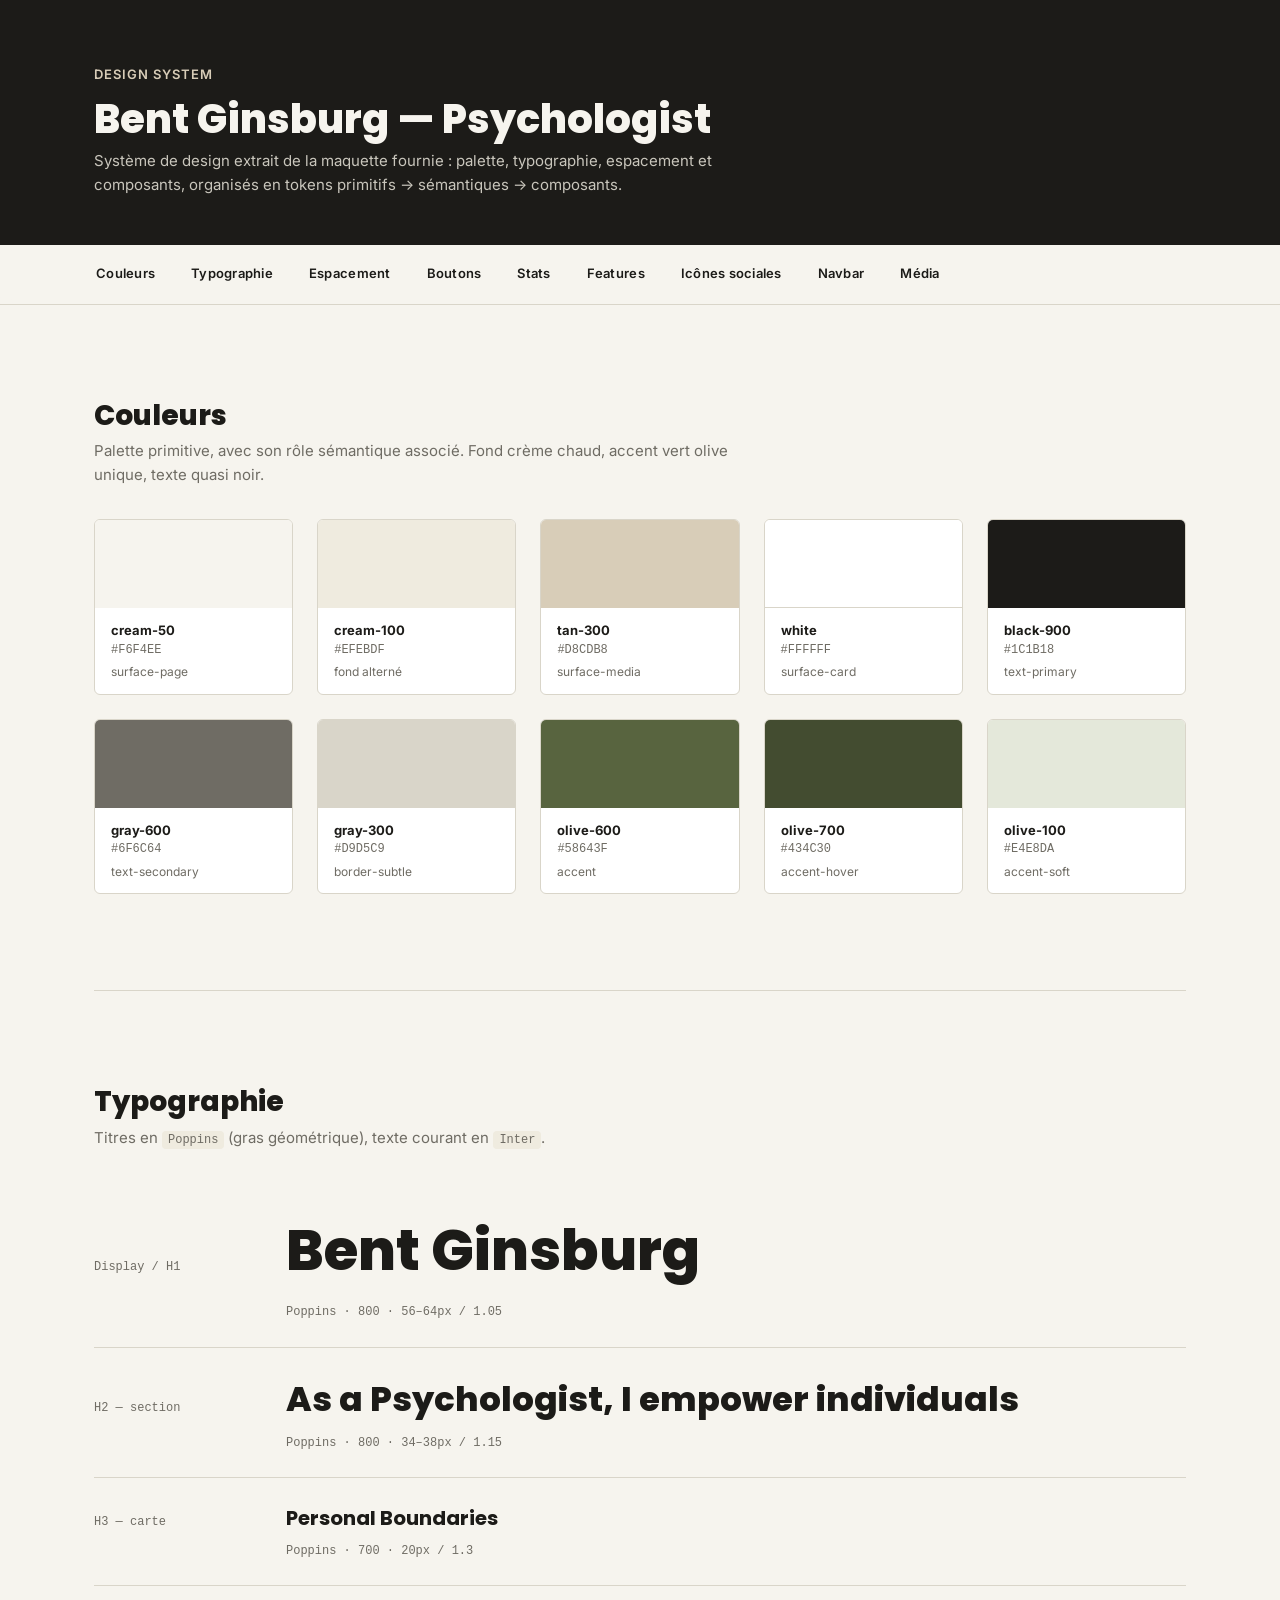
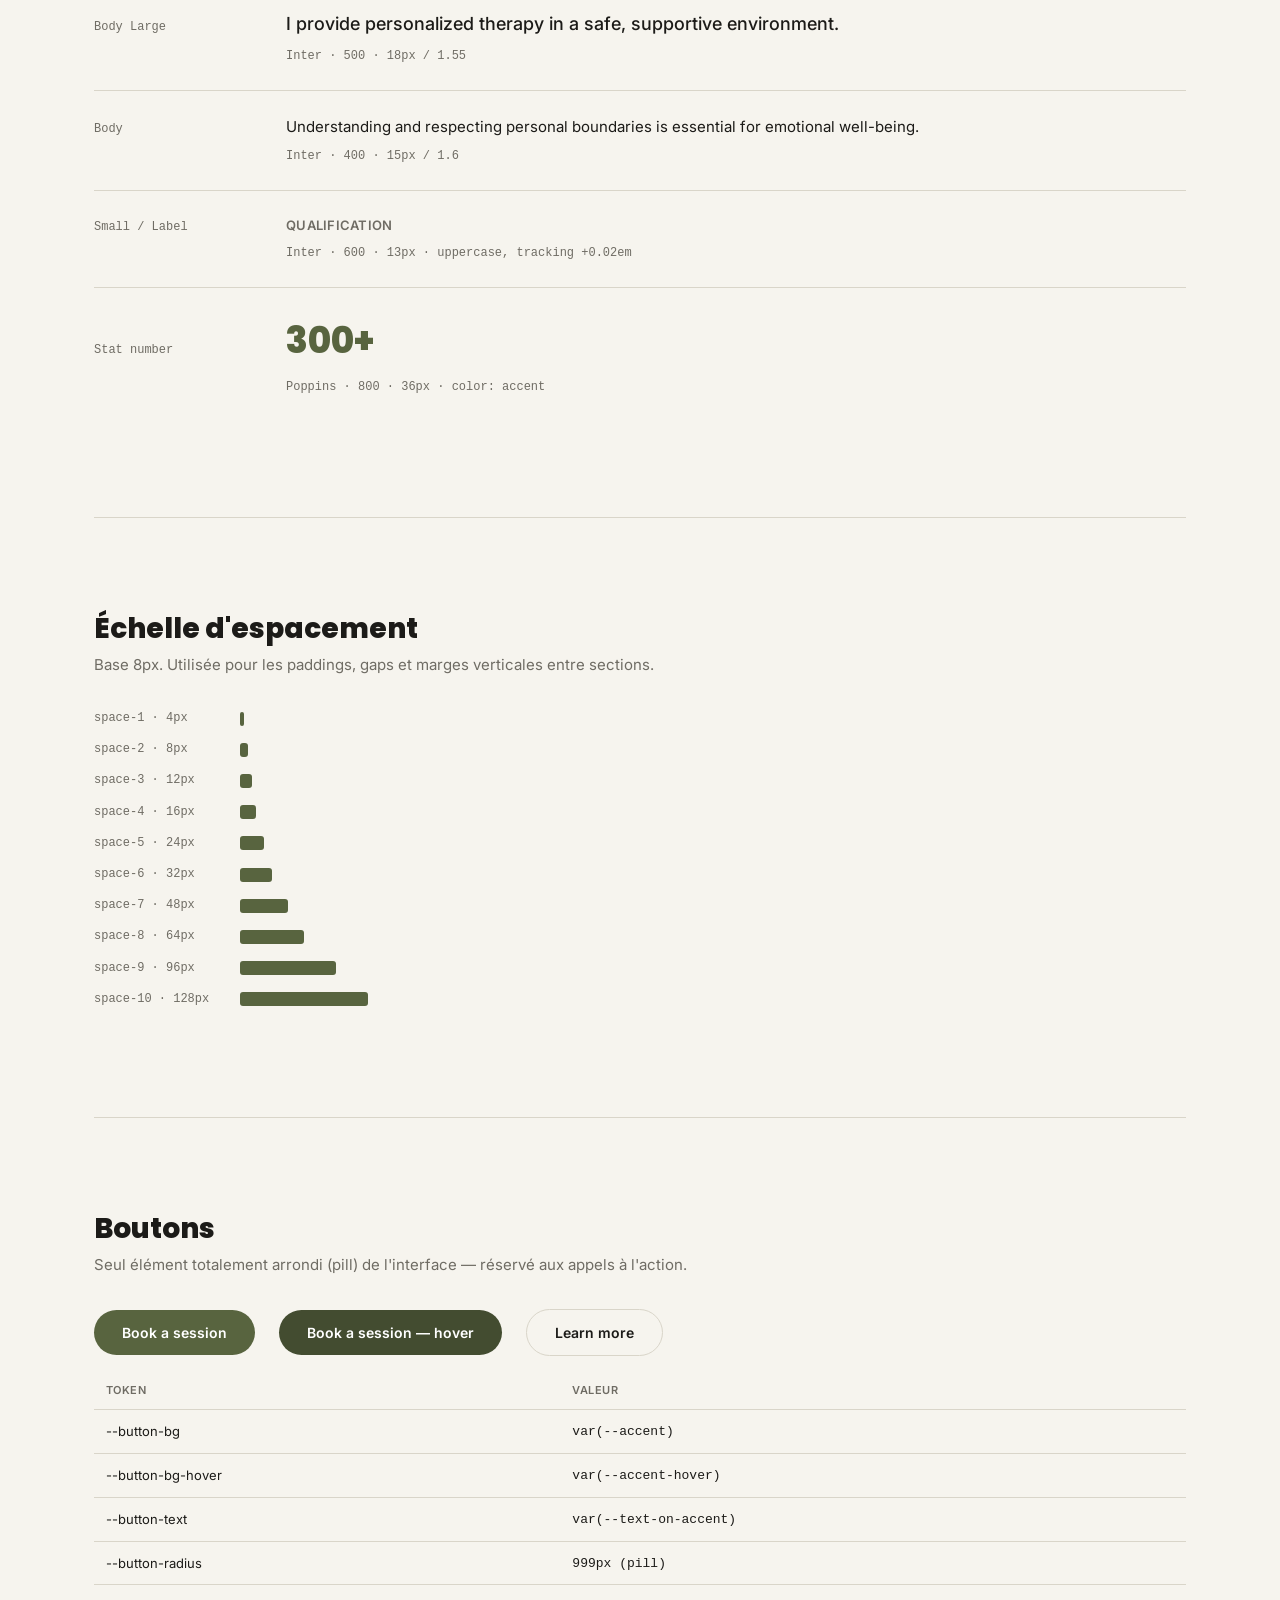
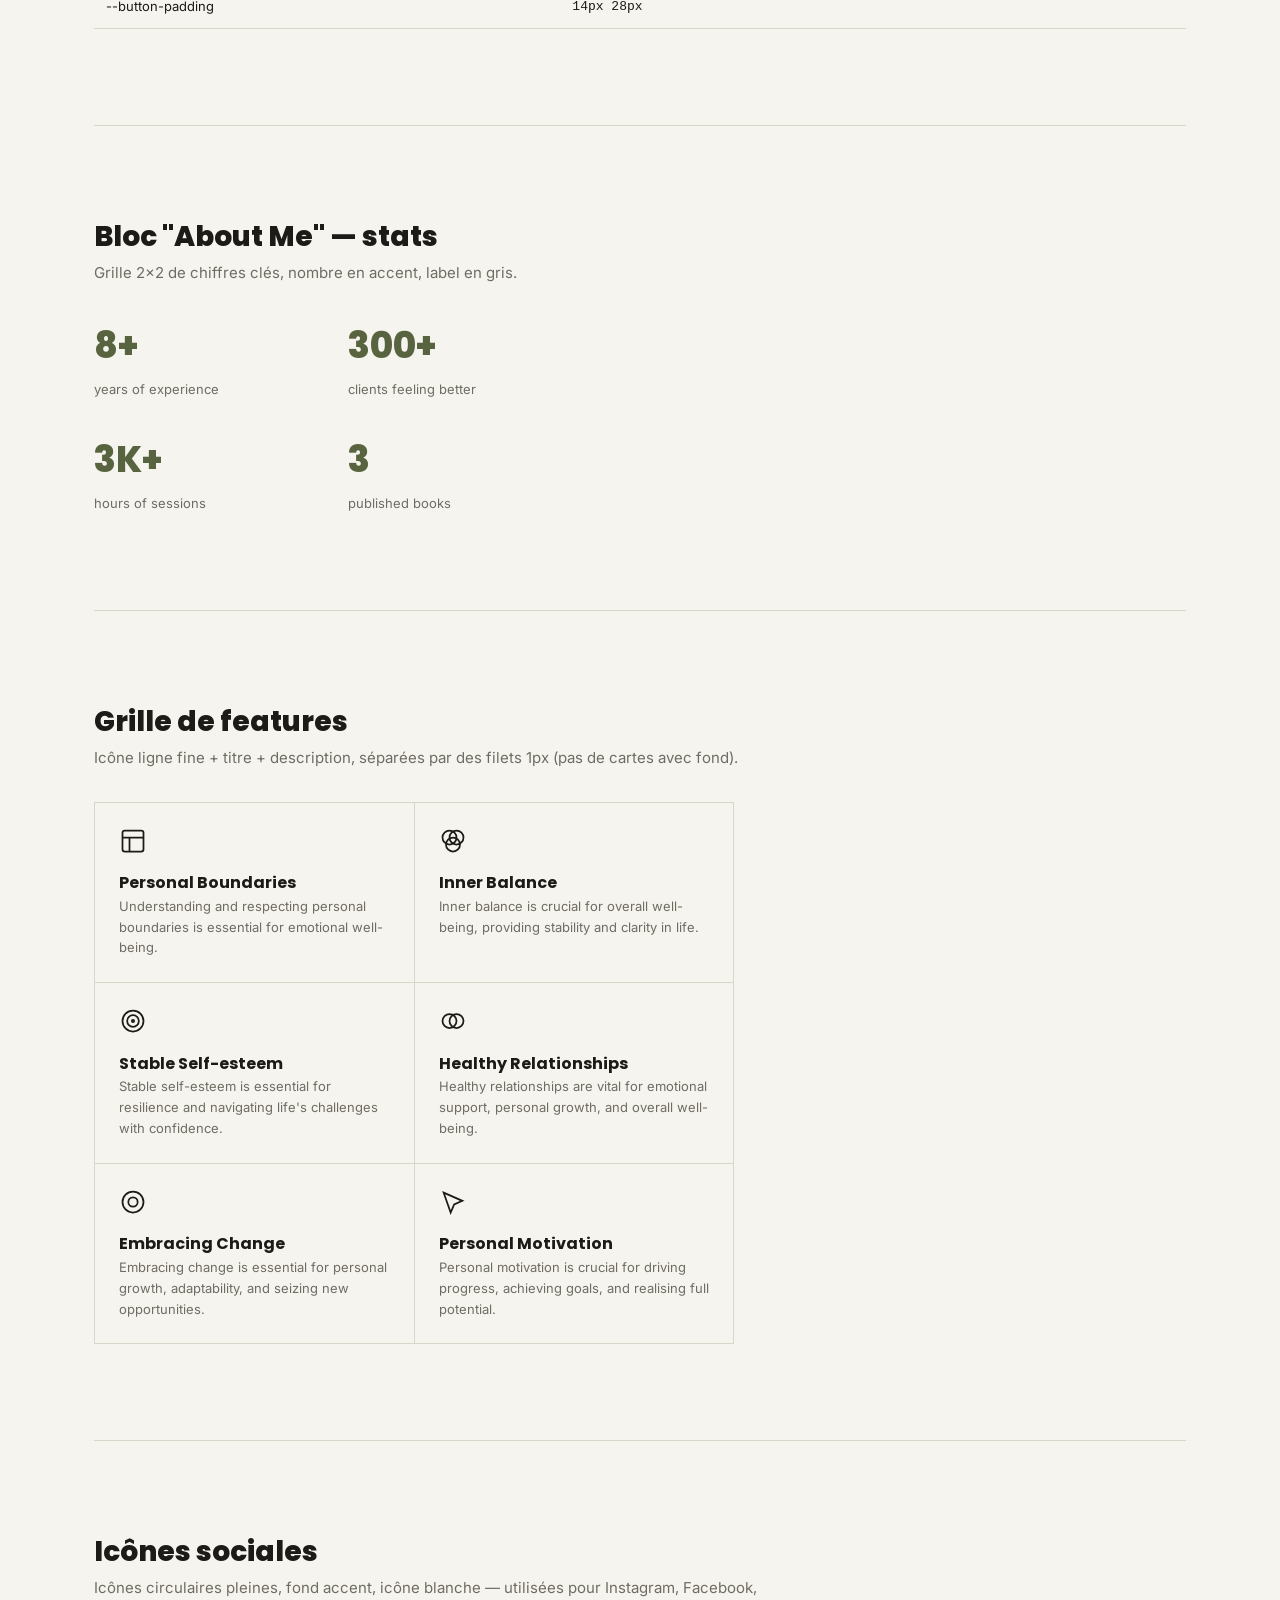
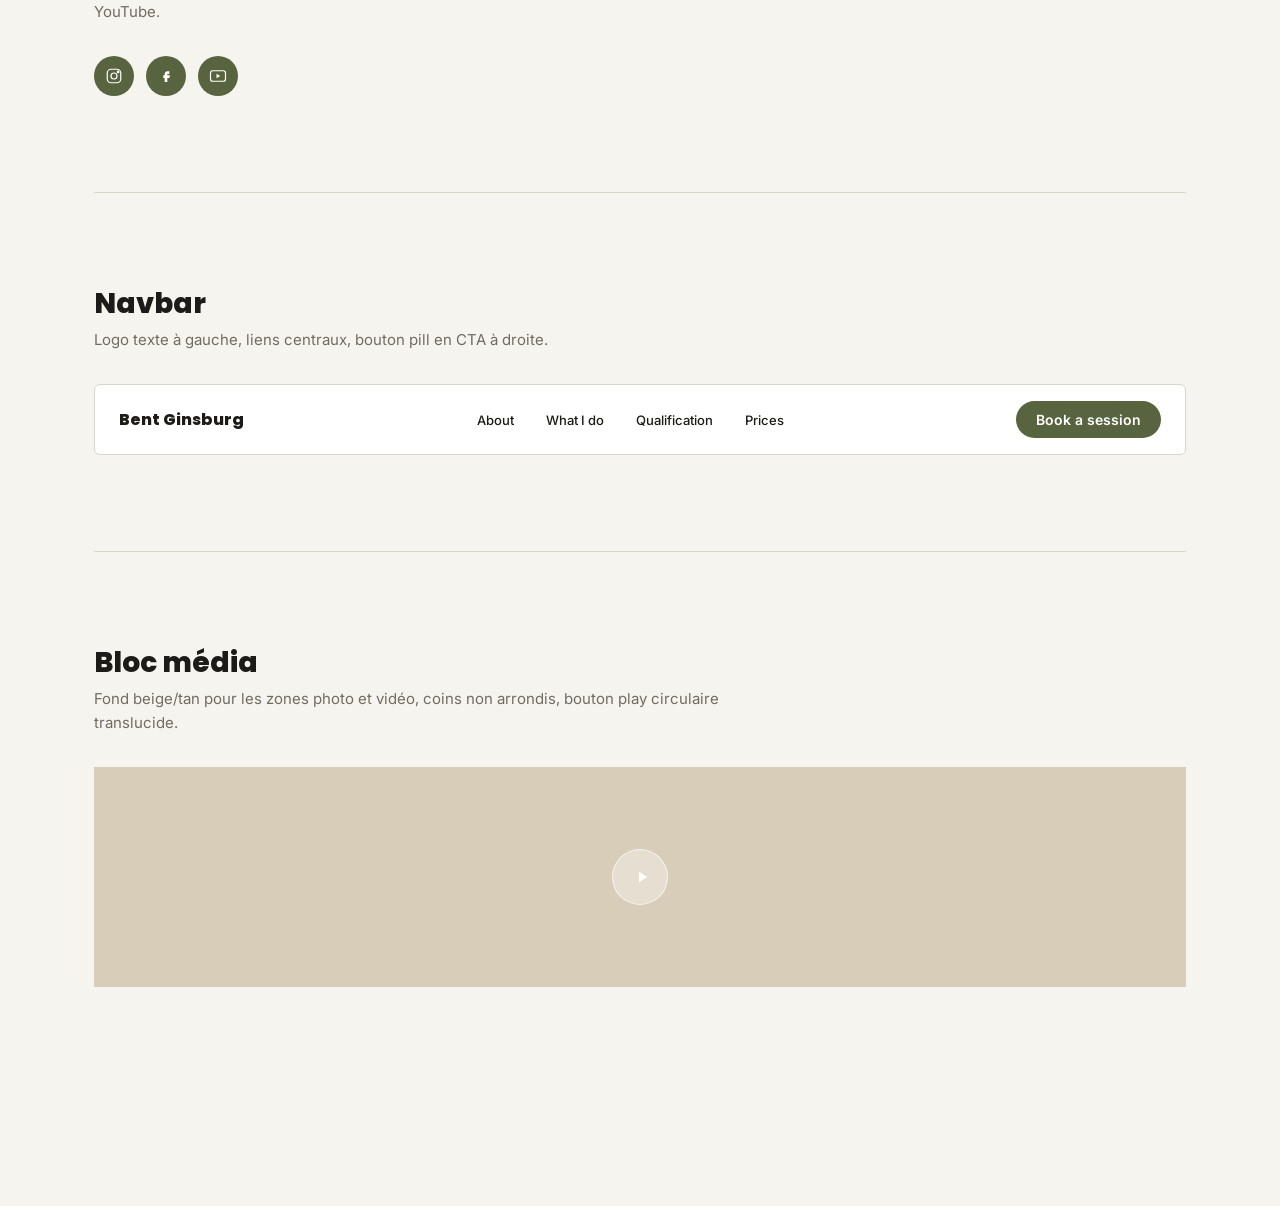
<file: design-system.html>
<!doctype html>
<html lang="fr">
<head>
<meta charset="UTF-8">
<meta name="viewport" content="width=device-width, initial-scale=1.0">
<title>Design System — Bent Ginsburg Psychologist</title>
<link rel="preconnect" href="https://fonts.googleapis.com">
<link rel="preconnect" href="https://fonts.gstatic.com" crossorigin>
<link href="https://fonts.googleapis.com/css2?family=Inter:wght@400;500;600;700&family=Poppins:wght@600;700;800;900&display=swap" rel="stylesheet">
<style>
  /* ============================================
     1. PRIMITIVE TOKENS
     ============================================ */
  :root{
    --color-cream-50:#F6F4EE;
    --color-cream-100:#EFEBDF;
    --color-tan-300:#D8CDB8;
    --color-white:#FFFFFF;
    --color-black-900:#1C1B18;
    --color-gray-600:#6F6C64;
    --color-gray-300:#D9D5C9;
    --color-olive-600:#58643F;
    --color-olive-700:#434C30;
    --color-olive-100:#E4E8DA;

    --font-heading:"Poppins",sans-serif;
    --font-body:"Inter",sans-serif;

    --space-1:4px; --space-2:8px; --space-3:12px; --space-4:16px;
    --space-5:24px; --space-6:32px; --space-7:48px; --space-8:64px;
    --space-9:96px; --space-10:128px;

    --radius-none:0px;
    --radius-sm:6px;
    --radius-pill:999px;
    --radius-circle:50%;
  }

  /* ============================================
     2. SEMANTIC TOKENS
     ============================================ */
  :root{
    --surface-page:var(--color-cream-50);
    --surface-media:var(--color-tan-300);
    --surface-card:var(--color-white);

    --text-primary:var(--color-black-900);
    --text-secondary:var(--color-gray-600);
    --text-on-accent:var(--color-white);

    --border-subtle:var(--color-gray-300);

    --accent:var(--color-olive-600);
    --accent-hover:var(--color-olive-700);
    --accent-soft:var(--color-olive-100);
  }

  /* ============================================
     3. COMPONENT TOKENS
     ============================================ */
  :root{
    --button-bg:var(--accent);
    --button-bg-hover:var(--accent-hover);
    --button-text:var(--text-on-accent);
    --button-radius:var(--radius-pill);
    --button-padding:14px 28px;

    --stat-number-color:var(--accent);
    --stat-label-color:var(--text-secondary);

    --icon-color:var(--text-primary);
    --icon-size:28px;

    --social-bg:var(--accent);
    --social-icon-color:var(--text-on-accent);
    --social-size:40px;

    --divider-color:var(--border-subtle);
    --divider-weight:1px;

    --nav-link-color:var(--text-primary);
    --nav-gap:32px;
  }

  *{box-sizing:border-box;margin:0;padding:0;}
  html{scroll-behavior:smooth;}
  body{
    background:var(--surface-page);
    color:var(--text-primary);
    font-family:var(--font-body);
    line-height:1.6;
    padding-bottom:var(--space-10);
  }

  h1,h2,h3,h4{font-family:var(--font-heading);color:var(--text-primary);line-height:1.1;}

  .wrap{max-width:1140px;margin:0 auto;padding:0 var(--space-5);}

  /* ---------- top header ---------- */
  .ds-header{
    background:var(--color-black-900);
    color:var(--color-cream-50);
    padding:var(--space-8) 0 var(--space-7);
  }
  .ds-header .eyebrow{
    font-size:13px;letter-spacing:.08em;text-transform:uppercase;
    color:var(--color-tan-300);font-weight:600;margin-bottom:var(--space-3);
  }
  .ds-header h1{font-size:40px;font-weight:800;margin-bottom:var(--space-2);color:var(--color-cream-50);}
  .ds-header p{color:#C9C6BC;max-width:640px;font-size:15px;}

  /* ---------- section nav (sticky) ---------- */
  .ds-nav{
    position:sticky;top:0;z-index:10;
    background:rgba(246,244,238,.92);
    backdrop-filter:blur(6px);
    border-bottom:var(--divider-weight) solid var(--divider-color);
  }
  .ds-nav .wrap{display:flex;gap:var(--nav-gap);padding-top:var(--space-3);padding-bottom:var(--space-3);flex-wrap:wrap;}
  .ds-nav a{
    font-size:13px;font-weight:600;color:var(--nav-link-color);
    text-decoration:none;letter-spacing:.02em;
    padding:6px 2px;border-bottom:2px solid transparent;
  }
  .ds-nav a:hover{border-color:var(--accent);color:var(--accent);}

  /* ---------- sections ---------- */
  section.ds-section{padding:var(--space-9) 0;border-bottom:var(--divider-weight) solid var(--divider-color);}
  section.ds-section:last-of-type{border-bottom:none;}
  .ds-section h2{font-size:28px;font-weight:800;margin-bottom:var(--space-2);}
  .ds-section .ds-desc{color:var(--text-secondary);font-size:15px;max-width:680px;margin-bottom:var(--space-6);}

  /* ---------- color swatches ---------- */
  .swatch-grid{display:grid;grid-template-columns:repeat(auto-fill,minmax(180px,1fr));gap:var(--space-5);}
  .swatch{border:var(--divider-weight) solid var(--border-subtle);border-radius:var(--radius-sm);overflow:hidden;background:var(--surface-card);}
  .swatch .chip{height:88px;}
  .swatch .meta{padding:var(--space-3) var(--space-4);}
  .swatch .meta .name{font-weight:700;font-size:13px;}
  .swatch .meta .hex{font-size:12px;color:var(--text-secondary);font-family:monospace;}
  .swatch .meta .role{font-size:12px;color:var(--text-secondary);margin-top:2px;}

  /* ---------- typography ---------- */
  .type-row{display:flex;align-items:baseline;gap:var(--space-6);padding:var(--space-5) 0;border-bottom:var(--divider-weight) solid var(--border-subtle);flex-wrap:wrap;}
  .type-row:last-child{border-bottom:none;}
  .type-row .label{width:160px;flex:none;font-size:12px;color:var(--text-secondary);font-family:monospace;}
  .type-sample{flex:1;min-width:280px;}
  .type-meta{font-size:12px;color:var(--text-secondary);margin-top:var(--space-2);font-family:monospace;}

  .t-display{font-family:var(--font-heading);font-weight:800;font-size:56px;}
  .t-h2{font-family:var(--font-heading);font-weight:800;font-size:34px;}
  .t-h3{font-family:var(--font-heading);font-weight:700;font-size:20px;}
  .t-body-l{font-family:var(--font-body);font-weight:500;font-size:18px;}
  .t-body{font-family:var(--font-body);font-weight:400;font-size:15px;}
  .t-small{font-family:var(--font-body);font-weight:600;font-size:13px;letter-spacing:.02em;text-transform:uppercase;color:var(--text-secondary);}
  .t-stat{font-family:var(--font-heading);font-weight:800;font-size:36px;color:var(--accent);}

  /* ---------- spacing ---------- */
  .space-row{display:flex;align-items:center;gap:var(--space-4);margin-bottom:var(--space-3);}
  .space-row .bar{background:var(--accent);height:14px;border-radius:3px;}
  .space-row .label{width:130px;flex:none;font-size:12px;font-family:monospace;color:var(--text-secondary);}

  /* ---------- buttons ---------- */
  .demo-row{display:flex;gap:var(--space-5);flex-wrap:wrap;align-items:center;}
  .btn{
    display:inline-flex;align-items:center;justify-content:center;
    background:var(--button-bg);color:var(--button-text);
    border:none;border-radius:var(--button-radius);
    padding:var(--button-padding);
    font-family:var(--font-body);font-weight:600;font-size:14px;
    cursor:pointer;transition:background .15s ease;
  }
  .btn:hover{background:var(--button-bg-hover);}
  .btn.outline{background:transparent;color:var(--text-primary);border:1px solid var(--border-subtle);}
  .btn.outline:hover{border-color:var(--accent);color:var(--accent);background:transparent;}

  /* ---------- stats ---------- */
  .stat-grid{display:grid;grid-template-columns:1fr 1fr;gap:var(--space-6) var(--space-7);max-width:460px;}
  .stat .num{font-family:var(--font-heading);font-weight:800;font-size:36px;color:var(--stat-number-color);}
  .stat .label{font-size:13px;color:var(--stat-label-color);margin-top:4px;}

  /* ---------- feature icons ---------- */
  .feature-grid{display:grid;grid-template-columns:1fr 1fr;border-top:var(--divider-weight) solid var(--border-subtle);border-left:var(--divider-weight) solid var(--border-subtle);max-width:640px;}
  .feature{padding:var(--space-5);border-right:var(--divider-weight) solid var(--border-subtle);border-bottom:var(--divider-weight) solid var(--border-subtle);}
  .feature .icon{width:var(--icon-size);height:var(--icon-size);color:var(--icon-color);margin-bottom:var(--space-3);}
  .feature h4{font-size:16px;font-weight:700;margin-bottom:4px;}
  .feature p{font-size:13px;color:var(--text-secondary);}

  /* ---------- social icons ---------- */
  .social-row{display:flex;gap:var(--space-3);}
  .social{
    width:var(--social-size);height:var(--social-size);border-radius:var(--radius-circle);
    background:var(--social-bg);color:var(--social-icon-color);
    display:flex;align-items:center;justify-content:center;
  }

  /* ---------- nav mock ---------- */
  .navbar-mock{display:flex;align-items:center;justify-content:space-between;background:var(--surface-card);border:var(--divider-weight) solid var(--border-subtle);border-radius:var(--radius-sm);padding:var(--space-4) var(--space-5);}
  .navbar-mock .logo{font-family:var(--font-heading);font-weight:800;font-size:16px;}
  .navbar-mock .links{display:flex;gap:var(--nav-gap);list-style:none;}
  .navbar-mock .links a{text-decoration:none;color:var(--nav-link-color);font-size:13px;font-weight:500;}

  /* ---------- play / media mock ---------- */
  .media-mock{
    background:var(--surface-media);height:220px;border-radius:var(--radius-none);
    display:flex;align-items:center;justify-content:center;position:relative;
  }
  .play-btn{
    width:56px;height:56px;border-radius:var(--radius-circle);
    background:rgba(255,255,255,.35);border:1px solid rgba(255,255,255,.6);
    display:flex;align-items:center;justify-content:center;
  }
  .play-btn svg{margin-left:3px;}

  code.inline{background:var(--color-cream-100);padding:2px 6px;border-radius:4px;font-size:12px;}

  table.token-table{width:100%;border-collapse:collapse;margin-top:var(--space-4);}
  table.token-table th, table.token-table td{text-align:left;padding:10px 12px;border-bottom:1px solid var(--border-subtle);font-size:13px;}
  table.token-table th{color:var(--text-secondary);font-weight:600;text-transform:uppercase;font-size:11px;letter-spacing:.04em;}
  table.token-table td code{font-family:monospace;}

  @media (max-width:640px){
    .t-display{font-size:38px;}
    .stat-grid, .feature-grid{grid-template-columns:1fr;}
    .ds-header h1{font-size:28px;}
  }
</style>
</head>
<body>

  <header class="ds-header">
    <div class="wrap">
      <div class="eyebrow">Design System</div>
      <h1>Bent Ginsburg — Psychologist</h1>
      <p>Système de design extrait de la maquette fournie : palette, typographie, espacement et composants, organisés en tokens primitifs → sémantiques → composants.</p>
    </div>
  </header>

  <nav class="ds-nav">
    <div class="wrap">
      <a href="#colors">Couleurs</a>
      <a href="#type">Typographie</a>
      <a href="#spacing">Espacement</a>
      <a href="#buttons">Boutons</a>
      <a href="#stats">Stats</a>
      <a href="#features">Features</a>
      <a href="#social">Icônes sociales</a>
      <a href="#navbar">Navbar</a>
      <a href="#media">Média</a>
    </div>
  </nav>

  <main class="wrap">

    <!-- COLORS -->
    <section class="ds-section" id="colors">
      <h2>Couleurs</h2>
      <p class="ds-desc">Palette primitive, avec son rôle sémantique associé. Fond crème chaud, accent vert olive unique, texte quasi noir.</p>
      <div class="swatch-grid">
        <div class="swatch"><div class="chip" style="background:var(--color-cream-50)"></div><div class="meta"><div class="name">cream-50</div><div class="hex">#F6F4EE</div><div class="role">surface-page</div></div></div>
        <div class="swatch"><div class="chip" style="background:var(--color-cream-100)"></div><div class="meta"><div class="name">cream-100</div><div class="hex">#EFEBDF</div><div class="role">fond alterné</div></div></div>
        <div class="swatch"><div class="chip" style="background:var(--color-tan-300)"></div><div class="meta"><div class="name">tan-300</div><div class="hex">#D8CDB8</div><div class="role">surface-media</div></div></div>
        <div class="swatch"><div class="chip" style="background:var(--color-white);border-bottom:1px solid var(--border-subtle)"></div><div class="meta"><div class="name">white</div><div class="hex">#FFFFFF</div><div class="role">surface-card</div></div></div>
        <div class="swatch"><div class="chip" style="background:var(--color-black-900)"></div><div class="meta"><div class="name">black-900</div><div class="hex">#1C1B18</div><div class="role">text-primary</div></div></div>
        <div class="swatch"><div class="chip" style="background:var(--color-gray-600)"></div><div class="meta"><div class="name">gray-600</div><div class="hex">#6F6C64</div><div class="role">text-secondary</div></div></div>
        <div class="swatch"><div class="chip" style="background:var(--color-gray-300)"></div><div class="meta"><div class="name">gray-300</div><div class="hex">#D9D5C9</div><div class="role">border-subtle</div></div></div>
        <div class="swatch"><div class="chip" style="background:var(--color-olive-600)"></div><div class="meta"><div class="name">olive-600</div><div class="hex">#58643F</div><div class="role">accent</div></div></div>
        <div class="swatch"><div class="chip" style="background:var(--color-olive-700)"></div><div class="meta"><div class="name">olive-700</div><div class="hex">#434C30</div><div class="role">accent-hover</div></div></div>
        <div class="swatch"><div class="chip" style="background:var(--color-olive-100)"></div><div class="meta"><div class="name">olive-100</div><div class="hex">#E4E8DA</div><div class="role">accent-soft</div></div></div>
      </div>
    </section>

    <!-- TYPOGRAPHY -->
    <section class="ds-section" id="type">
      <h2>Typographie</h2>
      <p class="ds-desc">Titres en <code class="inline">Poppins</code> (gras géométrique), texte courant en <code class="inline">Inter</code>.</p>

      <div class="type-row">
        <div class="label">Display / H1</div>
        <div class="type-sample">
          <div class="t-display">Bent Ginsburg</div>
          <div class="type-meta">Poppins · 800 · 56–64px / 1.05</div>
        </div>
      </div>
      <div class="type-row">
        <div class="label">H2 — section</div>
        <div class="type-sample">
          <div class="t-h2">As a Psychologist, I empower individuals</div>
          <div class="type-meta">Poppins · 800 · 34–38px / 1.15</div>
        </div>
      </div>
      <div class="type-row">
        <div class="label">H3 — carte</div>
        <div class="type-sample">
          <div class="t-h3">Personal Boundaries</div>
          <div class="type-meta">Poppins · 700 · 20px / 1.3</div>
        </div>
      </div>
      <div class="type-row">
        <div class="label">Body Large</div>
        <div class="type-sample">
          <div class="t-body-l">I provide personalized therapy in a safe, supportive environment.</div>
          <div class="type-meta">Inter · 500 · 18px / 1.55</div>
        </div>
      </div>
      <div class="type-row">
        <div class="label">Body</div>
        <div class="type-sample">
          <div class="t-body">Understanding and respecting personal boundaries is essential for emotional well-being.</div>
          <div class="type-meta">Inter · 400 · 15px / 1.6</div>
        </div>
      </div>
      <div class="type-row">
        <div class="label">Small / Label</div>
        <div class="type-sample">
          <div class="t-small">Qualification</div>
          <div class="type-meta">Inter · 600 · 13px · uppercase, tracking +0.02em</div>
        </div>
      </div>
      <div class="type-row">
        <div class="label">Stat number</div>
        <div class="type-sample">
          <div class="t-stat">300+</div>
          <div class="type-meta">Poppins · 800 · 36px · color: accent</div>
        </div>
      </div>
    </section>

    <!-- SPACING -->
    <section class="ds-section" id="spacing">
      <h2>Échelle d'espacement</h2>
      <p class="ds-desc">Base 8px. Utilisée pour les paddings, gaps et marges verticales entre sections.</p>
      <div class="space-row"><div class="label">space-1 · 4px</div><div class="bar" style="width:4px"></div></div>
      <div class="space-row"><div class="label">space-2 · 8px</div><div class="bar" style="width:8px"></div></div>
      <div class="space-row"><div class="label">space-3 · 12px</div><div class="bar" style="width:12px"></div></div>
      <div class="space-row"><div class="label">space-4 · 16px</div><div class="bar" style="width:16px"></div></div>
      <div class="space-row"><div class="label">space-5 · 24px</div><div class="bar" style="width:24px"></div></div>
      <div class="space-row"><div class="label">space-6 · 32px</div><div class="bar" style="width:32px"></div></div>
      <div class="space-row"><div class="label">space-7 · 48px</div><div class="bar" style="width:48px"></div></div>
      <div class="space-row"><div class="label">space-8 · 64px</div><div class="bar" style="width:64px"></div></div>
      <div class="space-row"><div class="label">space-9 · 96px</div><div class="bar" style="width:96px"></div></div>
      <div class="space-row"><div class="label">space-10 · 128px</div><div class="bar" style="width:128px"></div></div>
    </section>

    <!-- BUTTONS -->
    <section class="ds-section" id="buttons">
      <h2>Boutons</h2>
      <p class="ds-desc">Seul élément totalement arrondi (pill) de l'interface — réservé aux appels à l'action.</p>
      <div class="demo-row">
        <button class="btn">Book a session</button>
        <button class="btn" style="background:var(--button-bg-hover)">Book a session — hover</button>
        <button class="btn outline">Learn more</button>
      </div>
      <table class="token-table">
        <tr><th>Token</th><th>Valeur</th></tr>
        <tr><td>--button-bg</td><td><code>var(--accent)</code></td></tr>
        <tr><td>--button-bg-hover</td><td><code>var(--accent-hover)</code></td></tr>
        <tr><td>--button-text</td><td><code>var(--text-on-accent)</code></td></tr>
        <tr><td>--button-radius</td><td><code>999px (pill)</code></td></tr>
        <tr><td>--button-padding</td><td><code>14px 28px</code></td></tr>
      </table>
    </section>

    <!-- STATS -->
    <section class="ds-section" id="stats">
      <h2>Bloc "About Me" — stats</h2>
      <p class="ds-desc">Grille 2×2 de chiffres clés, nombre en accent, label en gris.</p>
      <div class="stat-grid">
        <div class="stat"><div class="num">8+</div><div class="label">years of experience</div></div>
        <div class="stat"><div class="num">300+</div><div class="label">clients feeling better</div></div>
        <div class="stat"><div class="num">3K+</div><div class="label">hours of sessions</div></div>
        <div class="stat"><div class="num">3</div><div class="label">published books</div></div>
      </div>
    </section>

    <!-- FEATURES -->
    <section class="ds-section" id="features">
      <h2>Grille de features</h2>
      <p class="ds-desc">Icône ligne fine + titre + description, séparées par des filets 1px (pas de cartes avec fond).</p>
      <div class="feature-grid">
        <div class="feature">
          <svg class="icon" viewBox="0 0 24 24" fill="none" stroke="currentColor" stroke-width="1.5"><rect x="3" y="3" width="18" height="18" rx="2"/><path d="M3 9h18M9 21V9"/></svg>
          <h4>Personal Boundaries</h4>
          <p>Understanding and respecting personal boundaries is essential for emotional well-being.</p>
        </div>
        <div class="feature">
          <svg class="icon" viewBox="0 0 24 24" fill="none" stroke="currentColor" stroke-width="1.5"><circle cx="9" cy="9" r="6"/><circle cx="15" cy="9" r="6"/><circle cx="12" cy="15" r="6"/></svg>
          <h4>Inner Balance</h4>
          <p>Inner balance is crucial for overall well-being, providing stability and clarity in life.</p>
        </div>
        <div class="feature">
          <svg class="icon" viewBox="0 0 24 24" fill="none" stroke="currentColor" stroke-width="1.5"><circle cx="12" cy="12" r="9"/><circle cx="12" cy="12" r="5"/><circle cx="12" cy="12" r="1"/></svg>
          <h4>Stable Self-esteem</h4>
          <p>Stable self-esteem is essential for resilience and navigating life's challenges with confidence.</p>
        </div>
        <div class="feature">
          <svg class="icon" viewBox="0 0 24 24" fill="none" stroke="currentColor" stroke-width="1.5"><circle cx="9" cy="12" r="6"/><circle cx="15" cy="12" r="6"/></svg>
          <h4>Healthy Relationships</h4>
          <p>Healthy relationships are vital for emotional support, personal growth, and overall well-being.</p>
        </div>
        <div class="feature">
          <svg class="icon" viewBox="0 0 24 24" fill="none" stroke="currentColor" stroke-width="1.5"><circle cx="12" cy="12" r="9"/><circle cx="12" cy="12" r="4"/></svg>
          <h4>Embracing Change</h4>
          <p>Embracing change is essential for personal growth, adaptability, and seizing new opportunities.</p>
        </div>
        <div class="feature">
          <svg class="icon" viewBox="0 0 24 24" fill="none" stroke="currentColor" stroke-width="1.5"><path d="M4 4l16 7-7 3-3 7-6-17z"/></svg>
          <h4>Personal Motivation</h4>
          <p>Personal motivation is crucial for driving progress, achieving goals, and realising full potential.</p>
        </div>
      </div>
    </section>

    <!-- SOCIAL -->
    <section class="ds-section" id="social">
      <h2>Icônes sociales</h2>
      <p class="ds-desc">Icônes circulaires pleines, fond accent, icône blanche — utilisées pour Instagram, Facebook, YouTube.</p>
      <div class="social-row">
        <div class="social">
          <svg width="18" height="18" viewBox="0 0 24 24" fill="none" stroke="currentColor" stroke-width="1.6"><rect x="3" y="3" width="18" height="18" rx="5"/><circle cx="12" cy="12" r="4"/><circle cx="17.5" cy="6.5" r="1"/></svg>
        </div>
        <div class="social">
          <svg width="16" height="16" viewBox="0 0 24 24" fill="currentColor"><path d="M14 9h3V5h-3c-2.2 0-4 1.8-4 4v2H8v4h2v6h4v-6h3l1-4h-4v-2c0-.6.4-1 1-1z"/></svg>
        </div>
        <div class="social">
          <svg width="18" height="18" viewBox="0 0 24 24" fill="none" stroke="currentColor" stroke-width="1.6"><rect x="2" y="5" width="20" height="14" rx="3"/><path d="M10 9l5 3-5 3V9z" fill="currentColor" stroke="none"/></svg>
        </div>
      </div>
    </section>

    <!-- NAVBAR -->
    <section class="ds-section" id="navbar">
      <h2>Navbar</h2>
      <p class="ds-desc">Logo texte à gauche, liens centraux, bouton pill en CTA à droite.</p>
      <nav class="navbar-mock">
        <div class="logo">Bent Ginsburg</div>
        <ul class="links">
          <li><a href="#">About</a></li>
          <li><a href="#">What I do</a></li>
          <li><a href="#">Qualification</a></li>
          <li><a href="#">Prices</a></li>
        </ul>
        <button class="btn" style="padding:10px 20px;">Book a session</button>
      </nav>
    </section>

    <!-- MEDIA -->
    <section class="ds-section" id="media" style="border-bottom:none;">
      <h2>Bloc média</h2>
      <p class="ds-desc">Fond beige/tan pour les zones photo et vidéo, coins non arrondis, bouton play circulaire translucide.</p>
      <div class="media-mock">
        <div class="play-btn">
          <svg width="18" height="18" viewBox="0 0 24 24" fill="white"><path d="M8 5v14l11-7z"/></svg>
        </div>
      </div>
    </section>

  </main>

</body>
</html>
</file>
